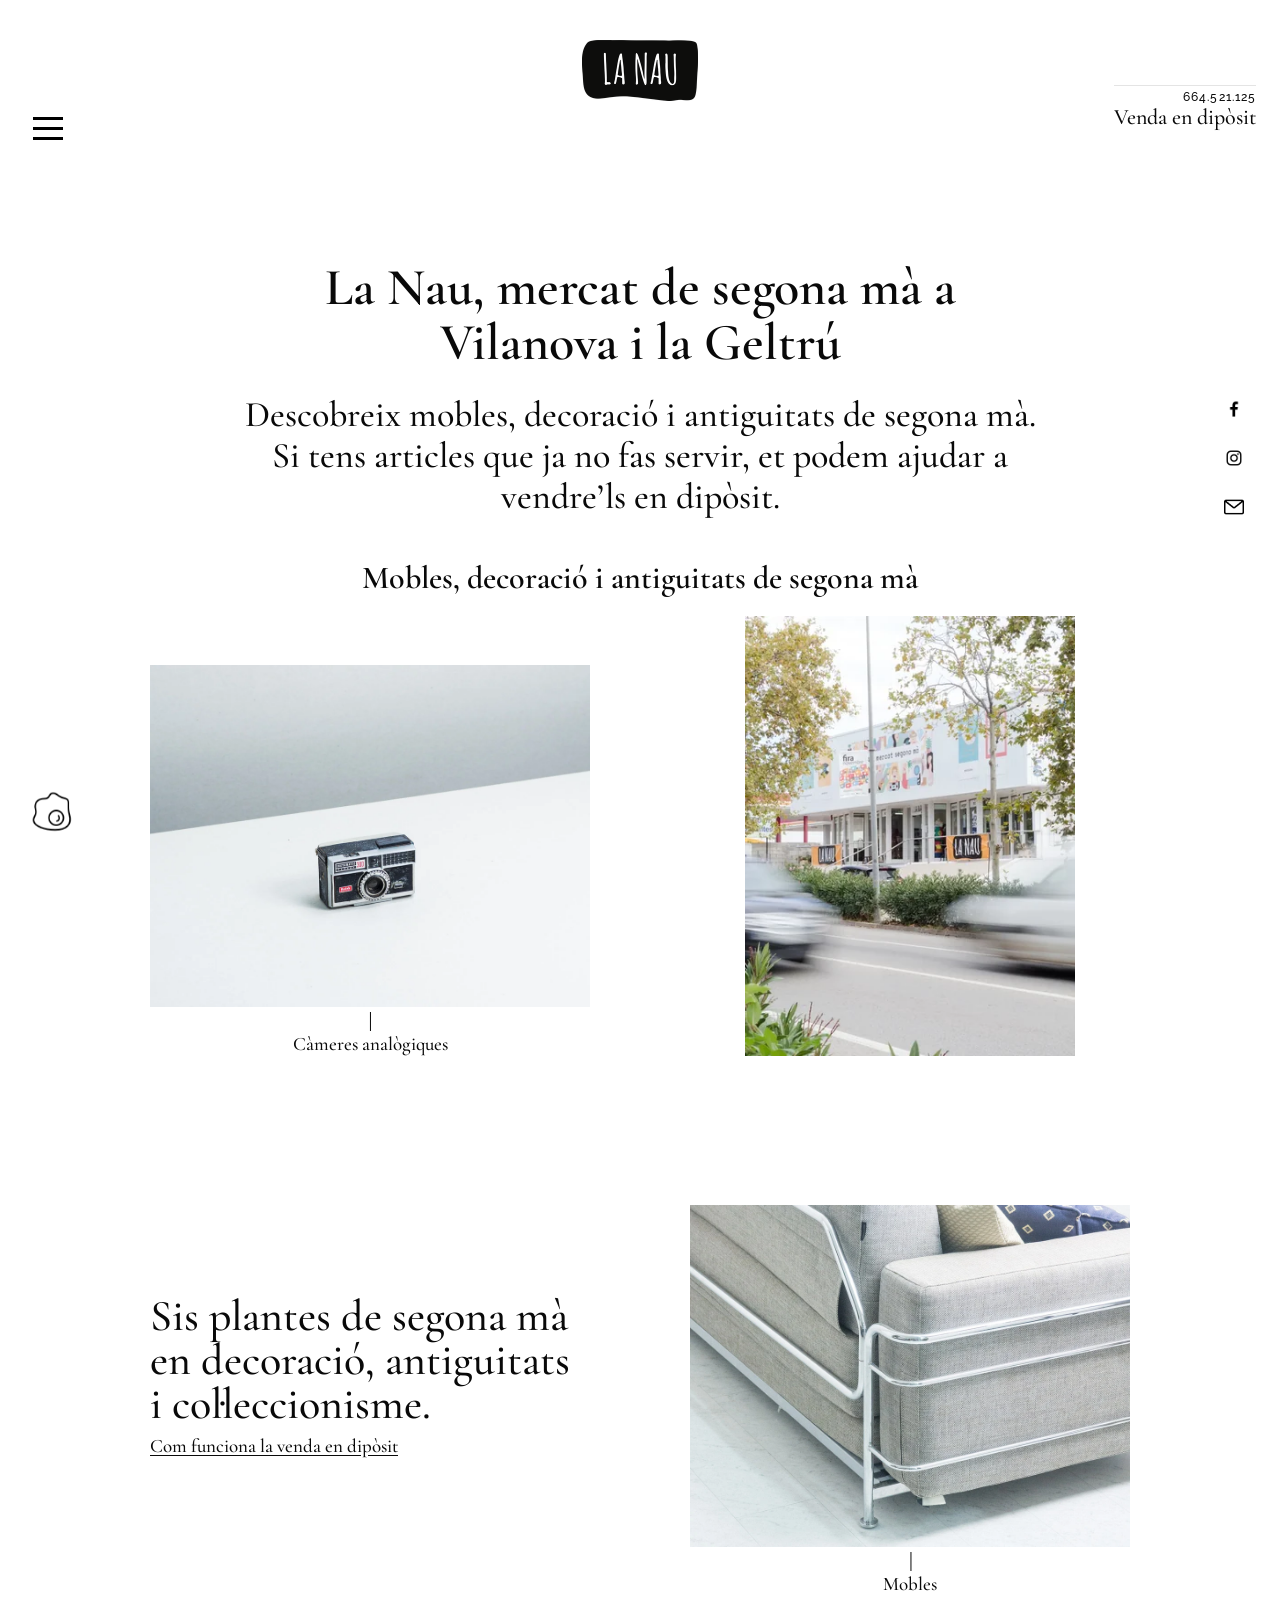
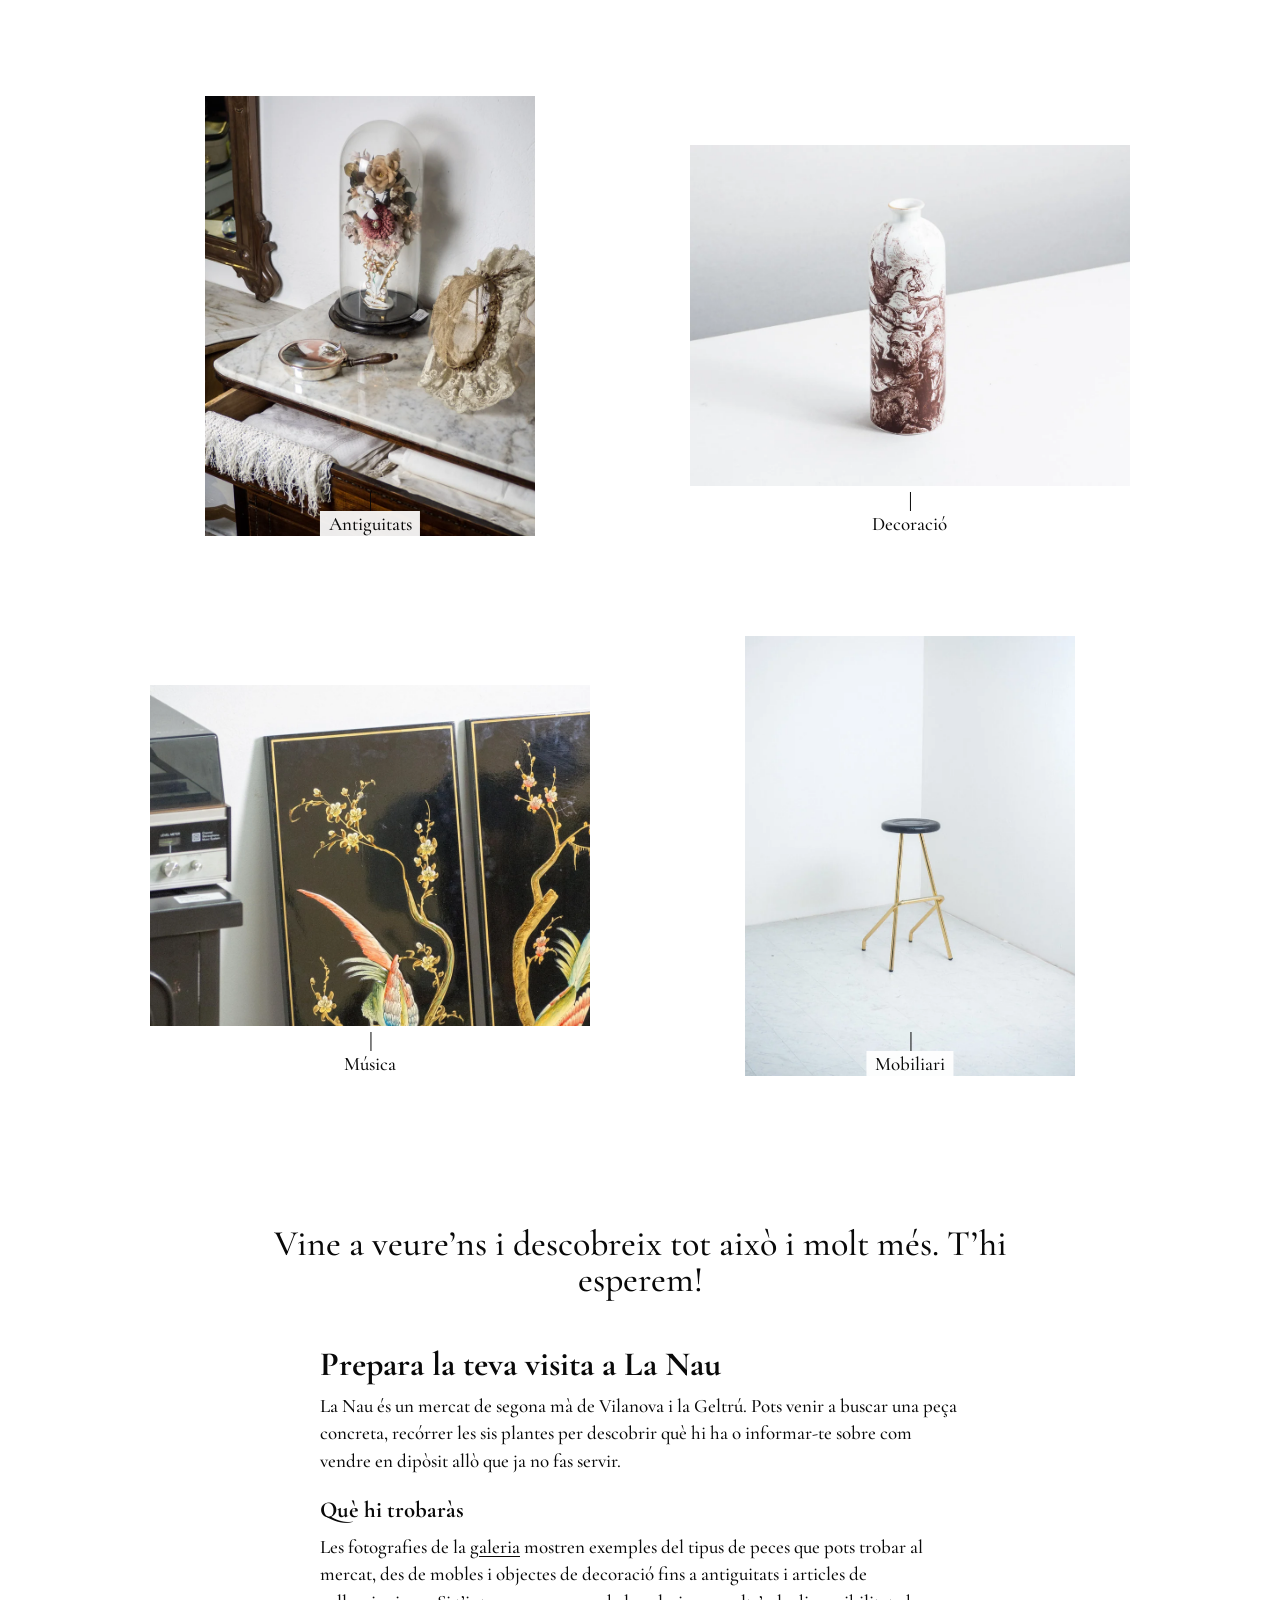
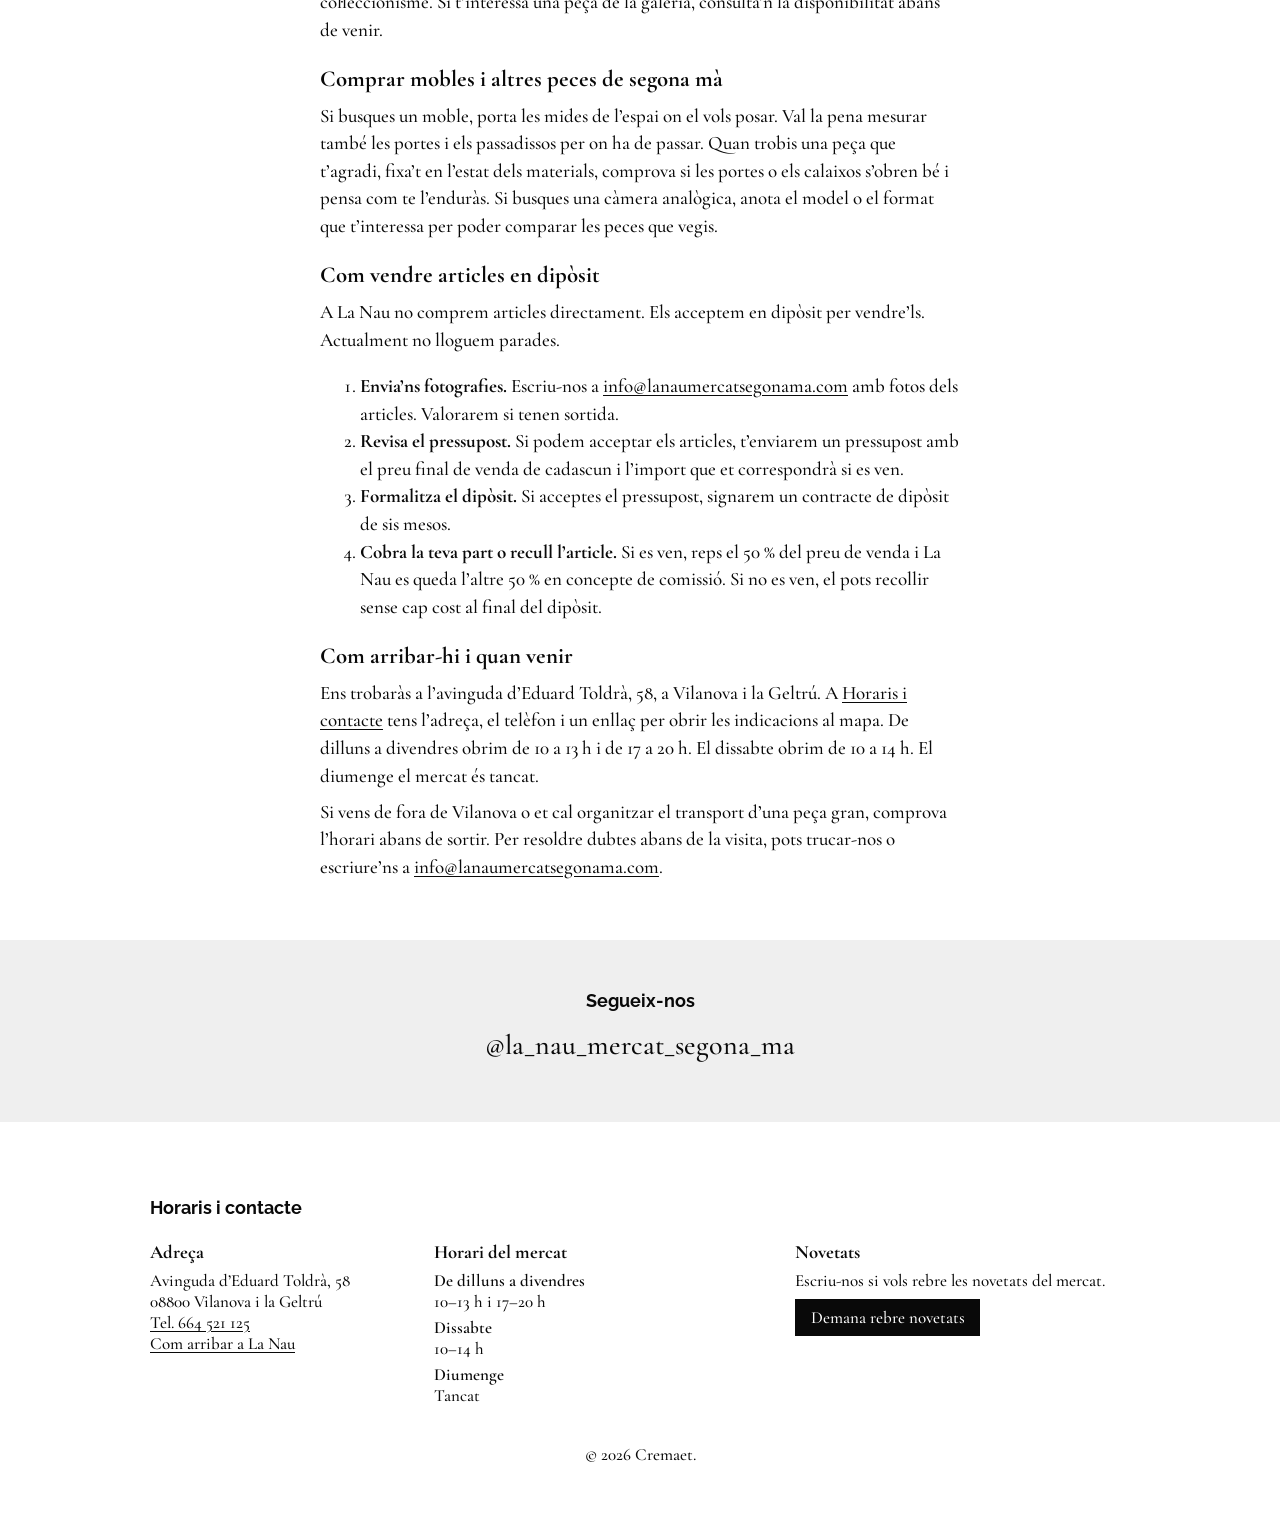
<file: index.html>
<!doctype html>
<html lang="ca">
<head>
    <meta charset="utf-8">
    <meta name="viewport" content="width=device-width, initial-scale=1">
    <title>La Nau | Mercat de segona mà a Vilanova i la Geltrú</title>
    <meta name="description" content="La Nau, mercat de segona mà a Vilanova i la Geltrú. Compra mobles, decoració i antiguitats o ven els teus articles en dipòsit.">
    <meta name="robots" content="max-image-preview:large">
    <link rel="canonical" href="https://www.lanaumercatsegonama.com/">
    <link rel="author" href="humans.txt">
    <link rel="describedby" href="llms.txt">
    <link rel="icon" href="favicon.ico" sizes="any">
    <link rel="preload" href="assets/fonts/cormorant-garamond.woff2" as="font" type="font/woff2" crossorigin>
    <link rel="stylesheet" href="assets/site.css">

    <meta property="og:type" content="website">
    <meta property="og:locale" content="ca_ES">
    <meta property="og:site_name" content="La Nau Mercat de Segona Mà">
    <meta property="og:title" content="La Nau | Mercat de segona mà a Vilanova i la Geltrú">
    <meta property="og:description" content="Sis plantes de mobles, decoració i antiguitats. Compra articles de segona mà o posa els teus a la venda en dipòsit.">
    <meta property="og:url" content="https://www.lanaumercatsegonama.com/">
    <meta property="og:image" content="https://www.lanaumercatsegonama.com/assets/images/la-nau.png">
    <meta property="og:image:type" content="image/png">
    <meta property="og:image:width" content="2104">
    <meta property="og:image:height" content="1096">
    <meta property="og:image:alt" content="Logotip de La Nau">
    <meta name="twitter:card" content="summary_large_image">
    <meta name="twitter:title" content="La Nau | Mercat de segona mà a Vilanova i la Geltrú">
    <meta name="twitter:description" content="Sis plantes de mobles, decoració i antiguitats. Compra articles de segona mà o posa els teus a la venda en dipòsit.">
    <meta name="twitter:image" content="https://www.lanaumercatsegonama.com/assets/images/la-nau.png">
    <meta name="twitter:image:alt" content="Logotip de La Nau">

    <script type="application/ld+json">
    {
        "@context": "https://schema.org",
        "@graph": [
            {
                "@type": "WebSite",
                "@id": "https://www.lanaumercatsegonama.com/#web",
                "url": "https://www.lanaumercatsegonama.com/",
                "name": "La Nau Mercat de Segona Mà",
                "inLanguage": "ca",
                "alternateName": "La Nau",
                "publisher": { "@id": "https://www.lanaumercatsegonama.com/#la-nau" }
            },
            {
                "@type": "WebPage",
                "@id": "https://www.lanaumercatsegonama.com/#pagina",
                "url": "https://www.lanaumercatsegonama.com/",
                "name": "La Nau | Mercat de segona mà a Vilanova i la Geltrú",
                "inLanguage": "ca",
                "isPartOf": { "@id": "https://www.lanaumercatsegonama.com/#web" },
                "mainEntity": { "@id": "https://www.lanaumercatsegonama.com/#la-nau" },
                "primaryImageOfPage": {
                    "@type": "ImageObject",
                    "contentUrl": "https://www.lanaumercatsegonama.com/assets/images/facana.webp",
                    "caption": "Façana de La Nau a Vilanova i la Geltrú"
                }
            },
            {
                "@type": "Store",
                "@id": "https://www.lanaumercatsegonama.com/#la-nau",
                "url": "https://www.lanaumercatsegonama.com/",
                "name": "La Nau Mercat de Segona Mà",
                "description": "Mercat de segona mà a Vilanova i la Geltrú amb venda en dipòsit de mobles, decoració, antiguitats i articles de col·leccionisme.",
                "image": "https://www.lanaumercatsegonama.com/assets/images/facana.webp",
                "logo": "https://www.lanaumercatsegonama.com/assets/images/la-nau.png",
                "telephone": "+34 664 521 125",
                "email": "info@lanaumercatsegonama.com",
                "address": {
                    "@type": "PostalAddress",
                    "streetAddress": "Avinguda d’Eduard Toldrà, 58",
                    "postalCode": "08800",
                    "addressLocality": "Vilanova i la Geltrú",
                    "addressRegion": "Catalunya",
                    "addressCountry": "ES"
                },
                "openingHoursSpecification": [
                    { "@type": "OpeningHoursSpecification", "dayOfWeek": ["https://schema.org/Monday", "https://schema.org/Tuesday", "https://schema.org/Wednesday", "https://schema.org/Thursday", "https://schema.org/Friday"], "opens": "10:00:00", "closes": "13:00:00" },
                    { "@type": "OpeningHoursSpecification", "dayOfWeek": ["https://schema.org/Monday", "https://schema.org/Tuesday", "https://schema.org/Wednesday", "https://schema.org/Thursday", "https://schema.org/Friday"], "opens": "17:00:00", "closes": "20:00:00" },
                    { "@type": "OpeningHoursSpecification", "dayOfWeek": "https://schema.org/Saturday", "opens": "10:00:00", "closes": "14:00:00" }
                ],
                "sameAs": [
                    "https://www.facebook.com/lanaumercatsegonama/",
                    "https://www.instagram.com/la_nau_mercat_segona_ma/"
                ]
            }
        ]
    }
    </script>
</head>
<body>
    <a class="skip-link" href="#contingut">Ves al contingut</a>
    <div id="site-root">
        <header class="site-header">
            <details class="site-menu">
                <summary aria-label="Menú"></summary>
                <nav aria-label="Navegació principal">
                    <a href="./" aria-current="page">Inici</a>
                    <a href="#galeria">Galeria</a>
                    <a href="#visita">Prepara la visita</a>
                    <a href="#contacte">Contacte</a>
                </nav>
            </details>
            <a class="site-logo" href="./">
                <img src="assets/images/la-nau-header.webp" alt="La Nau Mercat de Segona Mà" width="232" height="121">
            </a>
            <div class="site-reservations">
                <a class="telephone" href="tel:+34664521125">664.521.125</a>
                <a href="#venda-en-diposit">Venda en dipòsit</a>
            </div>
        </header>

        <a class="gallery-shortcut" href="#galeria" aria-label="Ves a la galeria"></a>
        <nav class="social-rail" aria-label="Xarxes socials i correu">
            <a class="social-facebook" href="https://www.facebook.com/lanaumercatsegonama/" aria-label="Facebook"></a>
            <a class="social-instagram" href="https://www.instagram.com/la_nau_mercat_segona_ma/" aria-label="Instagram"></a>
            <a class="social-email" href="mailto:info@lanaumercatsegonama.com" aria-label="Correu electrònic"></a>
        </nav>

        <main id="contingut">
            <section class="intro" aria-labelledby="titol-principal">
                <h1 id="titol-principal">La Nau, mercat de segona mà a Vilanova i la Geltrú</h1>
                <p>Descobreix mobles, decoració i antiguitats de segona mà. Si tens articles que ja no fas servir, et podem ajudar a vendre’ls en dipòsit.</p>
            </section>

            <section id="galeria" class="gallery" aria-labelledby="titol-galeria">
                <h2 id="titol-galeria">Mobles, decoració i antiguitats de segona mà</h2>
                <div class="market-gallery">
                    <figure>
                        <img src="assets/images/camera-analogica.webp" alt="Càmera analògica negra i platejada" width="1000" height="776" fetchpriority="high">
                        <figcaption>Càmeres analògiques</figcaption>
                    </figure>
                    <figure>
                        <img src="assets/images/facana.webp"
                             srcset="assets/images/facana-360.webp 360w, assets/images/facana-540.webp 540w, assets/images/facana.webp 750w"
                             sizes="(max-width: 760px) calc((100vw - 58px) * 0.375), 330px"
                             alt="Façana de La Nau des de l’avinguda d’Eduard Toldrà" width="750" height="1000">
                    </figure>
                    <div class="gallery-intro">
                        <p>Sis plantes de segona mà en decoració, antiguitats i col·leccionisme.</p>
                        <a href="#venda-en-diposit">Com funciona la venda en dipòsit</a>
                    </div>
                    <figure>
                        <img src="assets/images/sofa.webp" alt="Detall d’un sofà gris amb estructura metàl·lica" width="1000" height="778" loading="lazy">
                        <figcaption>Mobles</figcaption>
                    </figure>
                    <figure>
                        <img src="assets/images/antiguitats.webp" alt="Peces antigues i una cúpula de vidre sobre una taula" width="750" height="1000" loading="lazy">
                        <figcaption>Antiguitats</figcaption>
                    </figure>
                    <figure>
                        <img src="assets/images/decoracio.webp" alt="Gerro de ceràmica amb decoració floral" width="1000" height="776" loading="lazy">
                        <figcaption>Decoració</figcaption>
                    </figure>
                    <figure>
                        <img src="assets/images/musica.webp" alt="Equip de música al costat d’un paravent decorat" width="1000" height="776" loading="lazy">
                        <figcaption>Música</figcaption>
                    </figure>
                    <figure>
                        <img src="assets/images/tamboret.webp" alt="Tamboret amb seient fosc i potes de fusta" width="749" height="1000" loading="lazy">
                        <figcaption>Mobiliari</figcaption>
                    </figure>
                </div>
            </section>

            <p class="visit">Vine a veure’ns i descobreix tot això i molt més. T’hi esperem!</p>
            <section id="visita" class="visit-guide" aria-labelledby="titol-visita">
                <h2 id="titol-visita">Prepara la teva visita a La Nau</h2>
                <p>La Nau és un mercat de segona mà de Vilanova i la Geltrú. Pots venir a buscar una peça concreta, recórrer les sis plantes per descobrir què hi ha o informar-te sobre com vendre en dipòsit allò que ja no fas servir.</p>

                <h3>Què hi trobaràs</h3>
                <p>Les fotografies de la <a href="#galeria">galeria</a> mostren exemples del tipus de peces que pots trobar al mercat, des de mobles i objectes de decoració fins a antiguitats i articles de col·leccionisme. Si t’interessa una peça de la galeria, consulta’n la disponibilitat abans de venir.</p>

                <h3>Comprar mobles i altres peces de segona mà</h3>
                <p>Si busques un moble, porta les mides de l’espai on el vols posar. Val la pena mesurar també les portes i els passadissos per on ha de passar. Quan trobis una peça que t’agradi, fixa’t en l’estat dels materials, comprova si les portes o els calaixos s’obren bé i pensa com te l’enduràs. Si busques una càmera analògica, anota el model o el format que t’interessa per poder comparar les peces que vegis.</p>

                <h3 id="venda-en-diposit">Com vendre articles en dipòsit</h3>
                <p>A La Nau no comprem articles directament. Els acceptem en dipòsit per vendre’ls. Actualment no lloguem parades.</p>
                <ol>
                    <li><strong>Envia’ns fotografies.</strong> Escriu-nos a <a href="mailto:info@lanaumercatsegonama.com?subject=Venda%20en%20dip%C3%B2sit">info@lanaumercatsegonama.com</a> amb fotos dels articles. Valorarem si tenen sortida.</li>
                    <li><strong>Revisa el pressupost.</strong> Si podem acceptar els articles, t’enviarem un pressupost amb el preu final de venda de cadascun i l’import que et correspondrà si es ven.</li>
                    <li><strong>Formalitza el dipòsit.</strong> Si acceptes el pressupost, signarem un contracte de dipòsit de sis mesos.</li>
                    <li><strong>Cobra la teva part o recull l’article.</strong> Si es ven, reps el 50 % del preu de venda i La Nau es queda l’altre 50 % en concepte de comissió. Si no es ven, el pots recollir sense cap cost al final del dipòsit.</li>
                </ol>

                <h3>Com arribar-hi i quan venir</h3>
                <p>Ens trobaràs a l’avinguda d’Eduard Toldrà, 58, a Vilanova i la Geltrú. A <a href="#contacte">Horaris i contacte</a> tens l’adreça, el telèfon i un enllaç per obrir les indicacions al mapa. De dilluns a divendres obrim de 10 a 13 h i de 17 a 20 h. El dissabte obrim de 10 a 14 h. El diumenge el mercat és tancat.</p>
                <p>Si vens de fora de Vilanova o et cal organitzar el transport d’una peça gran, comprova l’horari abans de sortir. Per resoldre dubtes abans de la visita, pots trucar-nos o escriure’ns a <a href="mailto:info@lanaumercatsegonama.com">info@lanaumercatsegonama.com</a>.</p>
            </section>

            <section class="follow" aria-labelledby="titol-xarxes">
                <h2 id="titol-xarxes">Segueix-nos</h2>
                <a href="https://www.instagram.com/la_nau_mercat_segona_ma/">@la_nau_mercat_segona_ma</a>
            </section>
        </main>

        <footer id="contacte" class="site-footer">
            <h2>Horaris i contacte</h2>
            <div class="footer-columns">
                <div>
                    <h3>Adreça</h3>
                    <address>
                        Avinguda d’Eduard Toldrà, 58<br>
                        08800 Vilanova i la Geltrú<br>
                        <a href="tel:+34664521125">Tel. 664 521 125</a><br>
                        <a href="https://www.google.com/maps/dir/?api=1&amp;destination=Avinguda%20d%27Eduard%20Toldr%C3%A0%2C%2058%2C%2008800%20Vilanova%20i%20la%20Geltr%C3%BA">Com arribar a La Nau</a>
                    </address>
                </div>
                <div>
                    <h3>Horari del mercat</h3>
                    <dl class="opening-hours">
                        <div>
                            <dt>De dilluns a divendres</dt>
                            <dd><time datetime="10:00">10</time>–<time datetime="13:00">13</time> h i <time datetime="17:00">17</time>–<time datetime="20:00">20</time> h</dd>
                        </div>
                        <div>
                            <dt>Dissabte</dt>
                            <dd><time datetime="10:00">10</time>–<time datetime="14:00">14</time> h</dd>
                        </div>
                        <div>
                            <dt>Diumenge</dt>
                            <dd>Tancat</dd>
                        </div>
                    </dl>
                </div>
                <div>
                    <h3>Novetats</h3>
                    <p>Escriu-nos si vols rebre les novetats del mercat.</p>
                    <a class="contact-button" href="mailto:info@lanaumercatsegonama.com?subject=Novetats%20de%20La%20Nau">Demana rebre novetats</a>
                </div>
            </div>
            <p class="copyright">© 2026 Cremaet.</p>
        </footer>
    </div>
</body>
</html>

<!-- Comments from the previous Wix export. -->
<!-- Safari Pinned Tab Icon -->
<!-- <link rel="mask-icon" href="https://www.wix.com/favicon.ico"> -->
<!-- Segmenter Polyfill -->
<!-- Legacy Polyfills -->
<!-- Performance API Polyfills -->
<!-- Essential Viewer Model -->
<!-- Globals Definitions -->
<!-- BEGIN handleAccessTokens bundle -->
<!-- END handleAccessTokens bundle -->
<!-- BEGIN overrideGlobals bundle -->
<!-- END overrideGlobals bundle -->
<!-- Initial CSS -->
<!--pageHtmlEmbeds.head start-->
<!--pageHtmlEmbeds.head end-->
<!-- head performance data start -->
<!-- head performance data end -->
<!-- render-head end -->
<!-- Loadable Component comp-jfwaa57p -->
<!-- Loadable Component comp-jfwaa57p -->
<!--pageHtmlEmbeds.bodyStart start-->
<!--pageHtmlEmbeds.bodyStart end-->
<!-- domStoreHtml -->
<!--$-->
<!--$-->
<!--/$-->
<!--/$-->
<!--$-->
<!--$-->
<!--/$-->
<!--/$-->
<!--$-->
<!--/$-->
<!--$-->
<!--/$-->
<!--$-->
<!--/$-->
<!--$-->
<!--$-->
<!--/$-->
<!--/$-->
<!--$-->
<!--$-->
<!--/$-->
<!--/$-->
<!--$-->
<!--$-->
<!--/$-->
<!--$-->
<!--/$-->
<!--$-->
<!--/$-->
<!--$-->
<!--/$-->
<!--$-->
<!--/$-->
<!--$-->
<!--/$-->
<!--$-->
<!--/$-->
<!--$-->
<!--/$-->
<!--$-->
<!--/$-->
<!--$-->
<!--/$-->
<!--$-->
<!--/$-->
<!--$-->
<!--/$-->
<!--$-->
<!--/$-->
<!--$-->
<!--/$-->
<!--$-->
<!--/$-->
<!--$-->
<!--/$-->
<!--$-->
<!--/$-->
<!--$-->
<!--/$-->
<!--$-->
<!--$-->
<!--$-->
<!--/$-->
<!--$-->
<!--/$-->
<!--$-->
<!--/$-->
<!--/$-->
<!--/$-->
<!--/$-->
<!--$-->
<!--$-->
<!--/$-->
<!--/$-->
<!--$-->
<!--$-->
<!--$-->
<!--/$-->
<!--/$-->
<!--$-->
<!--$-->
<!--/$-->
<!--/$-->
<!--$-->
<!--$-->
<!--/$-->
<!--/$-->
<!--$-->
<!--$-->
<!--$-->
<!--$-->
<!--$-->
<!--/$-->
<!--$-->
<!--/$-->
<!--$-->
<!--/$-->
<!--/$-->
<!--/$-->
<!--/$-->
<!--/$-->
<!--/$-->
<!--$-->
<!--/$-->
<!-- Polyfills check -->
<!-- initCustomElements # 1-->
<!-- preloading pre-scripts -->
<!-- sentryOnLoad Setup Script -->
<!-- Sentry Loader Script -->
<!-- Sentry's makeMultiplexedTransport -->
<!-- Sentry's moduleMetadataIntegration -->
<!-- Add the rest of the ViewerModel -->
<!-- renderIndicator -->
<!-- versionIndicator -->
<!-- used platform apis start -->
<!-- used platform apis end -->
<!-- Business Manager -->
<!-- initCustomElements #2 -->
<!-- react -->
<!-- react-dom -->
<!-- lodash script -->
<!-- initial scripts -->
<!-- scriptTagsToPreload -->
<!-- Old Browsers Deprecation -->
<!-- bi -->
<!-- bi -->
<!--pageHtmlEmbeds.bodyEnd start-->
<!--pageHtmlEmbeds.bodyEnd end-->
<!-- warmup data start -->
<!-- warmup data end -->
<!-- presets polyfill -->
<!-- detect browser zoom -->
</file>
<file: assets/site.css>
@font-face {
    font-family: "Cormorant Garamond";
    src: url("fonts/cormorant-garamond.woff2") format("woff2");
    font-style: normal;
    font-weight: 300 700;
    font-display: swap;
}

@font-face {
    font-family: Raleway;
    src: url("fonts/raleway.woff2") format("woff2");
    font-style: normal;
    font-weight: 100 900;
    font-display: swap;
}

:root {
    color-scheme: light;
    color: #090909;
    background: #fff;
    font-family: "Cormorant Garamond", Georgia, serif;
    font-size: 19px;
    font-weight: 500;
    --content-width: 980px;
    --sans-serif: Raleway, Arial, sans-serif;
}

*, *::before, *::after {
    box-sizing: border-box;
}

body, figure, h1, h2, h3, p {
    margin: 0;
}

a {
    color: inherit;
    text-underline-offset: 0.16em;
}

img {
    display: block;
    max-width: 100%;
    height: auto;
}

.skip-link:not(:focus) {
    position: absolute;
    width: 1px;
    height: 1px;
    overflow: hidden;
    clip-path: inset(50%);
    white-space: nowrap;
}

.skip-link:focus {
    position: fixed;
    top: 0.5rem;
    left: 0.5rem;
    z-index: 5;
    padding: 0.5rem;
    background: #fff;
}

.site-header {
    position: relative;
    display: grid;
    grid-template-columns: minmax(0, 1fr) auto minmax(0, 1fr);
    align-items: start;
    min-height: 145px;
    padding: 40px 24px 0;
}

.site-logo img {
    width: 116px;
}

.site-menu {
    position: absolute;
    z-index: 2;
    top: 104px;
    left: 24px;
}

.site-menu summary, .gallery-shortcut {
    display: grid;
    cursor: pointer;
    width: 48px;
    height: 48px;
}

.site-menu summary {
    --icon: url("images/menu.png");
    --active-icon: url("images/menu-active.png");
    --icon-size: 30px 23px;
}

.gallery-shortcut {
    --icon: url("images/gallery.png");
    --active-icon: url("images/gallery-active.png");
    --icon-size: contain;
}

.site-menu summary::-webkit-details-marker {
    display: none;
}

.site-menu summary::before, .site-menu summary::after,
.gallery-shortcut::before, .gallery-shortcut::after {
    content: "";
    grid-area: 1 / 1;
    background: var(--icon) center / var(--icon-size) no-repeat;
    opacity: calc(1 - var(--active-icon-opacity, 0));
    pointer-events: none;
}

.site-menu summary::after, .gallery-shortcut::after {
    background-image: var(--active-icon);
    opacity: var(--active-icon-opacity, 0);
}

.site-menu[open] summary, .site-menu summary:hover, .gallery-shortcut:hover {
    --active-icon-opacity: 1;
}

.site-menu nav {
    display: grid;
    border: 1px solid #e4e4e4;
    padding: 0.6rem 1rem;
    background: #fff;
    line-height: 1.65;
}

.site-menu nav a {
    padding-block: 0.15rem;
}

.site-logo {
    grid-column: 2;
}

.site-reservations {
    grid-column: 3;
    justify-self: end;
    margin-top: 45px;
    display: grid;
    text-align: right;
    font-size: 22px;
    line-height: 1.2;
}

.site-reservations a {
    text-decoration: none;
}

.site-reservations a:hover, .follow a:hover {
    text-decoration: underline;
}

.site-reservations .telephone {
    border-top: 1px solid #e4e4e4;
    padding-top: 4px;
    font-family: var(--sans-serif);
    font-size: 12px;
    letter-spacing: 0.09em;
}

.gallery-shortcut, .social-rail {
    position: fixed;
    z-index: 1;
}

.gallery-shortcut {
    bottom: 64px;
    left: 28px;
}

.social-rail {
    top: 43%;
    right: 24px;
    display: grid;
    gap: 5px;
}

.social-rail a {
    display: block;
    width: 44px;
    height: 44px;
    background-position: center;
    background-repeat: no-repeat;
    background-size: 20px 20px;
}

.social-facebook {
    background-image: url("images/facebook.png");
}

.social-instagram {
    background-image: url("images/instagram.png");
}

.social-email {
    background-image: url("images/email.png");
}

.intro, .visit {
    max-width: 860px;
    padding-inline: 24px;
    margin-inline: auto;
    text-align: center;
    font-size: clamp(28px, 3.5vw, 36px);
    line-height: 1;
}

.intro {
    margin-top: 116px;
    margin-bottom: 40px;
}

.intro h1 {
    font-size: clamp(36px, 4.4vw, 52px);
    font-weight: 600;
    line-height: 1.05;
    margin-bottom: 0.45em;
}

.intro p {
    font-size: clamp(24px, 3.5vw, 36px);
    line-height: 1.15;
}

.gallery h2 {
    padding-inline: 20px;
    margin: 0 auto 1rem;
    text-align: center;
    font-size: clamp(24px, 3vw, 32px);
    font-weight: 600;
}

.market-gallery {
    width: min(var(--content-width), calc(100% - 150px));
    margin-inline: auto;
    display: grid;
    grid-template-columns: repeat(2, minmax(0, 1fr));
    gap: clamp(40px, 7.8vw, 100px);
    align-items: center;
}

.market-gallery figure {
    position: relative;
    aspect-ratio: 1;
}

.market-gallery img {
    position: absolute;
    inset: 0;
    width: 100%;
    height: 100%;
    object-fit: contain;
}

.market-gallery figcaption {
    position: absolute;
    bottom: 0;
    left: 50%;
    transform: translateX(-50%);
    padding: 0.05rem 0.45rem;
    background: rgb(255 255 255 / 92%);
    text-align: center;
    white-space: nowrap;
}

.market-gallery figcaption::before {
    content: "";
    position: absolute;
    left: 50%;
    bottom: 100%;
    width: 1px;
    height: 1rem;
    background: currentColor;
}

.gallery-intro p {
    margin-bottom: 0.45rem;
    font-size: clamp(28px, 4vw, 44px);
    line-height: 1;
}

.visit {
    margin-block: clamp(64px, 12vw, 150px) 48px;
}

.visit-guide {
    width: min(640px, calc(100% - 40px));
    margin: 0 auto 60px;
    line-height: 1.45;
    overflow-wrap: anywhere;
}

.visit-guide h2 {
    font-size: clamp(26px, 3.5vw, 34px);
    line-height: 1.1;
}

.visit-guide h3 {
    margin-top: 1.2rem;
    font-size: 1.2em;
    line-height: 1.2;
}

.visit-guide p {
    margin-top: 0.45rem;
}

.follow {
    background: #efefef;
    padding: 50px 24px 60px;
    text-align: center;
}

.follow h2, .site-footer h2 {
    font-family: var(--sans-serif);
    font-size: 18px;
    font-weight: 700;
}

.follow a {
    display: inline-block;
    margin-top: 0.9rem;
    font-size: clamp(22px, 4.8vw, 28px);
    text-decoration: none;
}

.site-footer {
    width: min(var(--content-width), calc(100% - 150px));
    margin-inline: auto;
    padding-block: 75px 52px;
    font-size: 17px;
}

.site-footer > h2 {
    margin-bottom: 1.2rem;
}

.footer-columns {
    display: grid;
    grid-template-columns: 1fr 1.3fr 1.3fr;
    gap: 1.4rem;
}

.footer-columns h3 {
    margin-bottom: 0.35rem;
    font-size: 1.1em;
    font-weight: 700;
}

.footer-columns address {
    font-style: normal;
}

.opening-hours, .opening-hours dd {
    margin: 0;
}

.opening-hours > div + div {
    margin-top: 0.3em;
}

.opening-hours dt {
    font-weight: 600;
}

.contact-button {
    display: inline-block;
    margin-top: 0.5em;
    padding: 0.45em 0.9em;
    color: #fff;
    background: #090909;
    text-decoration: none;
}

.contact-button:hover {
    text-decoration: underline;
}

.copyright {
    margin-top: 2rem;
    text-align: center;
}

@media (max-width: 760px) {
    .site-header {
        min-height: 110px;
        padding: 24px 16px 0;
        align-items: center;
    }

    .site-menu {
        top: 32px;
        left: 12px;
    }

    .site-reservations {
        align-self: center;
        margin-top: 0;
        font-size: clamp(14px, 3.2vw, 20px);
    }

    .site-reservations .telephone {
        display: none;
    }

    .gallery-shortcut {
        display: none;
    }

    .social-rail {
        position: static;
        display: flex;
        justify-content: center;
    }

    .intro {
        margin-top: 32px;
        margin-bottom: 32px;
    }

    .market-gallery, .site-footer {
        width: calc(100% - 40px);
    }

    .market-gallery {
        gap: 30px 18px;
    }

    .market-gallery figcaption {
        font-size: 16px;
    }

    .market-gallery figcaption::before {
        display: none;
    }

    .gallery-intro {
        grid-column: 1 / -1;
        text-align: center;
    }

    .market-gallery figure:last-child {
        grid-column: 1 / -1;
        width: min(60%, 350px);
        justify-self: center;
    }

    .footer-columns {
        grid-template-columns: repeat(2, minmax(0, 1fr));
        gap: 1rem;
    }

    .footer-columns > :last-child {
        grid-column: 1 / -1;
    }
}
</file>
